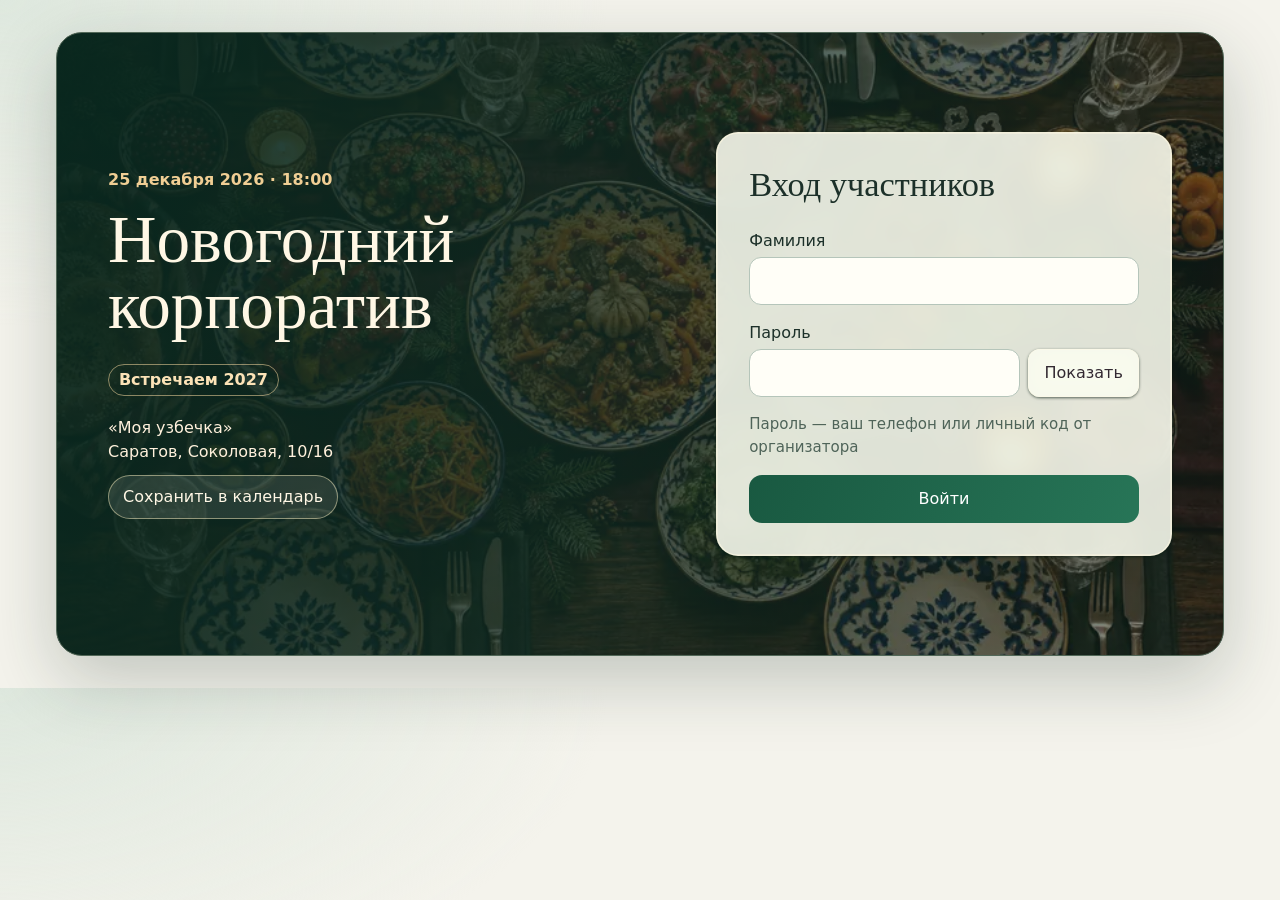
<file: docs/index.html>
<!doctype html>
<html lang="ru">
<head>
  <meta charset="utf-8">
  <meta name="viewport" content="width=device-width, initial-scale=1">
  <meta name="referrer" content="no-referrer">
  <meta name="robots" content="noindex, nofollow">
  <meta http-equiv="Content-Security-Policy" content="default-src 'none'; script-src 'self'; style-src 'self'; img-src 'self' https://16a9564f-f8ec-42ba-a998-3027aa809e50.selstorage.ru; connect-src 'self' https://*.supabase.co wss://*.supabase.co; frame-src 'self'; base-uri 'none'; form-action 'none'">
  <title>🎄 Новогодний корпоратив 2027 · Моя узбечка</title>
  <link rel="stylesheet" href="vendor/glisse-0.6.0.css">
  <link rel="stylesheet" href="styles.css?v=20261127-calendar">
  <link rel="stylesheet" href="dashboard.css?v=10">
  <link rel="stylesheet" href="grinch.css?v=2">
  <script type="module" src="app.js?v=extra-orders-1"></script>
</head>
<body>
  <main id="entrance" class="entrance">
    <div class="entrance-cover">
      <p class="entrance-date">25 декабря 2026 · 18:00</p>
      <h1>Новогодний<br>корпоратив</h1>
      <p class="new-year-edition">Встречаем 2027</p>
      <p class="entrance-venue">«Моя узбечка»<br>Саратов, Соколовая, 10/16</p>
      <a class="calendar-action" href="banquet.ics" data-calendar>Сохранить в календарь</a>
    </div>
    <section id="account" class="entrance-form lg-glass" aria-labelledby="account-title">
      <h2 id="account-title">Вход участников</h2>
      <form id="login" hidden>
        <label>Фамилия<input name="surname" type="text" autocomplete="username" maxlength="80" required></label>
        <div class="password-field">
          <label for="login-password">Пароль</label>
          <div class="password-entry">
            <input id="login-password" name="password" type="password" autocomplete="current-password" maxlength="128" required aria-describedby="login-help">
            <button id="toggle-password" class="lg-button lg-glass" type="button" aria-controls="login-password" aria-pressed="false">Показать</button>
          </div>
        </div>
        <p class="muted" id="login-help">Пароль — ваш телефон или личный код от организатора</p>
        <button class="lg-button" data-variant="filled" type="submit">Войти</button>
      </form>
      <p id="status" role="status">Проверяем подключение…</p>
      <button id="switch-account" type="button" hidden>Войти под другим именем</button>
    </section>
  </main>
  <main id="workspace" hidden>
    <header class="workspace-bar">
      <a class="workspace-brand" href="#overview">Новогодний корпоратив</a>
      <div class="session-bar">
        <p id="session-status" role="status"></p>
        <button id="logout" type="button" hidden>Выйти</button>
      </div>
    </header>
    <nav id="workspace-nav" class="workspace-nav lg-glass" aria-label="Разделы сайта">
      <a href="#overview" data-nav="overview">Сводка</a>
      <a href="#menu" data-nav="menu">Меню и подача</a>
      <a href="#seating" data-nav="seating">Рассадка</a>
      <a href="#wishes" data-nav="wishes">Пожелания</a>
      <a href="#catalog" data-nav="catalog">Каталог</a>
      <a href="#extra-orders" data-nav="extra-orders" class="nav-extra-orders">Дозаказать</a>
    </nav>
    <section id="layout-start" class="panel layout-start" aria-labelledby="layout-start-title" hidden>
      <h2 id="layout-start-title" tabindex="-1">Выберите формат рассадки</h2>
      <div class="layout-picker" role="group" aria-label="Формат рассадки для просмотра">
        <button id="start-layout-one" type="button" aria-pressed="false">Один стол <small>13 гостей</small></button>
        <button id="start-layout-two" type="button" aria-pressed="false">Два стола <small>7 и 6 гостей</small></button>
      </div>
      <p id="layout-start-hint" class="muted">После выбора откроются меню, программа подачи и схема столов.</p>
      <div id="layout-start-summary" class="table-preferences" aria-label="Предпочтения по напиткам"></div>
      <div id="layout-start-actions" class="actions" hidden>
        <a class="compare-shortcut" href="#menu">Перейти к сравнению меню</a>
        <a class="compare-shortcut" href="#seating">Посмотреть места</a>
      </div>
    </section>
    <section id="overview" data-view="overview" aria-labelledby="workspace-title">
      <header class="overview-hero">
        <div>
          <p>25 декабря 2026 · 18:00–00:00</p>
          <h1 id="workspace-title" tabindex="-1">Новогодний<br>корпоратив</h1>
          <p class="new-year-edition">Встречаем 2027</p>
          <p>«Моя узбечка», Саратов, Соколовая, 10/16</p>
          <a class="calendar-action lg-glass" href="banquet.ics" data-calendar>Сохранить в календарь</a>
        </div>
      </header>
      <details class="calendar-options">
        <summary>Другой календарь</summary>
        <a href="banquet.ics">Файл .ics с напоминаниями за сутки и за час</a>
        <a id="google-calendar" href="https://calendar.google.com/" target="_blank" rel="noopener noreferrer">Google Календарь</a>
        <p class="muted">В Google Календаре добавьте два уведомления при сохранении события.</p>
      </details>
      <div id="overview-facts" class="overview-facts" aria-label="Ключевые показатели"></div>
      <div class="overview-grid">
        <section class="panel" aria-labelledby="money-title">
          <h2 id="money-title">Деньги</h2>
          <div id="payments"></div>
          <h3>Смета выбранного меню</h3>
          <div id="estimate"></div>
          <a href="#menu">Сравнить варианты меню</a>
        </section>
        <section class="panel" aria-labelledby="portions-title">
          <h2 id="portions-title">Еда и подача</h2>
          <div id="serving-analytics"></div>
          <a href="#program">Открыть программу подачи</a>
        </section>
        <section class="panel" aria-labelledby="preferences-title">
          <h2 id="preferences-title">Напитки гостей</h2>
          <div id="drink-analytics"></div>
          <a href="#seating">Посмотреть гостей за столами</a>
        </section>
        <section class="panel" aria-labelledby="checks-title">
          <h2 id="checks-title">Проверка плана</h2>
          <ul id="overview-checks" class="overview-checks"></ul>
          <div class="actions">
            <a id="organizer-link" href="#organizer" hidden>Перейти к утверждению</a>
            <button id="refresh" type="button" hidden>Обновить данные</button>
          </div>
        </section>
      </div>
    </section>
    <section id="menu" data-view="menu" class="panel" aria-labelledby="menu-title">
      <h2 id="menu-title" tabindex="-1">Четыре варианта меню</h2>
      <div class="menu-layout-context">
        <p id="menu-layout-label"></p>
        <a href="#seating">Изменить формат</a>
        <div id="menu-layout-summary" class="table-preferences" aria-label="Предпочтения по напиткам"></div>
      </div>
      <p class="muted">Отметьте варианты, которые хотите сравнить. Из карточки можно открыть программу подачи.</p>
      <div class="menu-compare">
        <div id="menu-compare-options" class="variant-controls" role="group" aria-label="Варианты для сравнения"></div>
        <div class="actions">
          <button id="menu-compare-apply" type="button" disabled>Сравнить выбранные</button>
          <button id="menu-compare-clear" type="button" hidden>Показать все варианты</button>
        </div>
      </div>
      <div id="choices" class="choices"></div>
      <p id="plan-status"></p>
      <p id="menu-note" class="muted"></p>
      <p class="muted">Цены сверены 27 ноября по каталогу на Соколовой. У непроверенных позиций указана рабочая цена.</p>
      <p><a href="#catalog">Посмотреть полный каталог ресторана</a></p>
      <div class="budget">
        <div><span>Бюджет</span><strong>39 000 ₽</strong></div>
        <div><span>Общий заказ</span><strong id="total"></strong></div>
        <div><span>На гостя</span><strong id="per-guest"></strong></div>
        <div><span id="balance-label">Резерв</span><strong id="balance"></strong></div>
      </div>
      <p class="muted" id="menu-weight-note">Вес считается по указанным граммовкам на 13 гостей.</p>
      <div class="actions">
        <button id="suggested-bar" type="button">Добавить напитки варианта 4</button>
        <button id="reset-menu" type="button">Сбросить черновик меню</button>
        <button id="show-plan" type="button" hidden>Открыть утверждённое меню</button>
      </div>
    </section>
    <section id="program" data-view="menu" class="panel" aria-labelledby="program-title">
      <a class="menu-back" href="#menu">К сравнению меню</a>
      <h2 id="program-title" tabindex="-1">Программа и подача</h2>
      <p id="program-menu"></p>
      <div id="program-switcher" class="program-switcher">
        <div id="program-variants" class="variant-controls" role="group" aria-label="Меню на таймлайне"></div>
        <p id="program-selection" role="status"></p>
      </div>
      <ol id="serving-timeline" class="serving-timeline" aria-label="Подача по времени"></ol>
      <details id="serving-editor">
        <summary>Порции и цены выбранной подачи</summary>
        <div id="stage"></div>
      </details>
      <details id="beverage-editor">
        <summary>Напитки</summary>
        <div id="drinks"></div>
      </details>
      <details>
        <summary>Смета и личные дозаказы</summary>
        <p>Личные дозаказы участник оплачивает отдельно.</p>
        <label class="fee">Сервисный сбор, ₽ <input id="fee" type="number" step="1" min="0" max="39000"></label>
        <div id="extras"></div>
        <p>Личные дозаказы <strong id="extras-total"></strong></p>
        <div class="actions">
          <button id="add-extra" type="button">Добавить личный заказ</button>
          <button id="copy-menu" type="button">Копировать заказ</button>
          <button id="print" type="button">Печать / PDF</button>
        </div>
        <p id="copy-status" role="status"></p>
      </details>
    </section>
    <section id="seating" data-view="seating" class="panel" aria-labelledby="seats-title">
      <h2 id="seats-title" tabindex="-1">Рассадка на 13 гостей</h2>
      <div class="layout-picker" role="group" aria-label="Количество столов">
        <button id="layout-one" type="button" aria-pressed="false" aria-controls="seats">Один стол <small>13 мест</small></button>
        <button id="layout-two" type="button" aria-pressed="false" aria-controls="seats">Два стола <small>7 и 6 мест</small></button>
      </div>
      <p id="seats-status">Выберите место, чтобы открыть карточку. Имена участников доступны после входа.</p>
      <p id="seating-edit" hidden><button id="edit-seating" type="button">Изменить план</button></p>
      <p id="seating-approve" hidden><a href="#organizer">К утверждению плана</a></p>
      <div class="seating-tools">
        <label>Подача на столе<select id="table-serving"></select></label>
        <div id="seat-filter" class="seat-filters" role="group" aria-label="Предпочтения по напиткам"></div>
        <button id="my-seat" type="button" hidden>Моё место</button>
      </div>
      <p class="muted">Цвет показывает пожелание по напиткам. Нажмите на место или на зону стола.</p>
      <div id="seats" class="seats" aria-label="Места и зоны за столом"></div>
      <div class="seating-details">
        <div id="table-detail" class="table-detail"></div>
        <div id="guest-card" class="guest-card"></div>
      </div>
      <div id="allocation"></div>
      <div id="seating-review" hidden></div>
    </section>
    <section id="wishes" data-view="wishes" class="panel" hidden aria-labelledby="wish-title">
      <h2 id="wish-title">Мои пожелания</h2>
      <p>Укажите желаемое место, соседа и вариант банкета. Итоговую рассадку и меню утверждает организатор.</p>
      <form id="wish-form">
        <div class="form-grid">
          <label>Желаемое место<select name="seat"></select></label>
          <label>Хотелось бы сидеть рядом с<select name="neighbor"></select></label>
          <label>Вариант меню<select name="variant"></select></label>
        </div>
        <h3>Из каталога ресторана</h3>
        <p class="muted">Выберите салат и основное блюдо. Напитки добавляются отдельно, из одной или нескольких категорий.</p>
        <div class="wish-choices">
          <div class="wish-choice"><strong>Салат</strong><span id="wish-salad"></span><div class="actions"><button id="pick-wish-salad" type="button">Выбрать салат</button><button id="clear-wish-salad" type="button" hidden>Убрать салат</button></div></div>
          <div class="wish-choice"><strong>Основное блюдо</strong><span id="wish-main"></span><div class="actions"><button id="pick-wish-main" type="button">Выбрать основное блюдо</button><button id="clear-wish-main" type="button" hidden>Убрать блюдо</button></div></div>
          <div class="wish-choice"><strong>Напитки</strong><ul id="wish-drinks" aria-label="Выбранные напитки"></ul><div class="actions"><button id="pick-wish-drink" type="button">Добавить напиток</button></div></div>
        </div>
        <p id="wish-legacy-items" class="muted" hidden></p>
        <p><a href="#catalog">Весь каталог ресторана</a></p>
        <label>Ограничения и комментарий<textarea name="note" maxlength="1200" rows="4"></textarea></label>
        <button id="save-wish" class="primary" type="submit">Пройти испытание и отправить</button>
      </form>
      <p id="wish-status" role="status"></p>
    </section>
    <section id="organizer" data-view="wishes" class="panel" hidden aria-labelledby="organizer-title">
      <h2 id="organizer-title">Утверждение плана</h2>
      <p>В план войдут открытый вариант меню, цены и порции, сервисный сбор, черновик рассадки и распределение блюд. Личные дозаказы видны только в черновике и личных пожеланиях.</p>
      <div id="votes"></div>
      <details><summary>Пожелания участников</summary><ul id="review"></ul></details>
      <div class="actions">
        <button id="edit-plan" type="button">Начать редактирование плана</button>
        <a href="#seating">К схеме рассадки</a>
        <a href="#menu">К выбору меню</a>
        <button id="publish" class="primary" type="button" disabled>Утвердить меню и рассадку</button>
        <button id="discard-plan" type="button" disabled>Отменить редактирование</button>
      </div>
      <p id="publish-status" role="status"></p>
    </section>
    <section id="catalog" data-view="catalog" class="panel catalog" aria-labelledby="catalog-title">
      <h2 id="catalog-title">Каталог ресторана</h2>
      <p class="muted">Соколовая, 10/16 · <a href="https://banquets.uzbechka.rest/menu" target="_blank" rel="noopener noreferrer">Официальное меню</a></p>
      <div class="catalog-controls">
        <label>Поиск по меню<input id="catalog-search" type="search" placeholder="Например, плов" maxlength="100"></label>
        <label>Категория<select id="catalog-category"><option value="">Все категории</option></select></label>
        <label>Сортировка<select id="catalog-sort">
          <option value="">Как в меню</option>
          <option value="asc">По возрастанию цены</option>
          <option value="desc">По убыванию цены</option>
        </select></label>
      </div>
      <p class="muted" id="catalog-status" role="status"></p>
      <button id="catalog-retry" type="button" hidden>Загрузить снова</button>
      <div id="catalog-results"></div>
    </section>
    <section id="extra-orders" data-view="extra-orders" class="panel" aria-labelledby="extra-orders-title">
      <h2 id="extra-orders-title">Личные дозаказы</h2>
      <div class="extra-orders-notice">
        <strong>Заполняйте только в «Моей узбечке» во время банкета.</strong>
        <p>25 декабря, Саратов, ул. Соколовая, 10/16. Сначала закажите у официанта, затем запишите здесь то, что взяли сверх утверждённого меню. Личный дозаказ оплачивается отдельно.</p>
      </div>
      <form id="extra-order-form">
        <details id="extra-order-catalog">
          <summary>Выбрать из каталога</summary>
          <label>Поиск по каталогу<input id="extra-order-search" type="search" maxlength="100"></label>
          <p id="extra-order-catalog-status" class="muted" role="status"></p>
          <div id="extra-order-choices" class="extra-order-choices"></div>
        </details>
        <div class="extra-order-fields">
          <label>Блюдо или напиток<input id="extra-order-name" maxlength="120" required></label>
          <label>Количество<input id="extra-order-quantity" type="number" min="1" max="200" step="1" value="1" required></label>
          <label>Цена за порцию, ₽<input id="extra-order-price" type="number" min="0" max="100000" step="0.01" placeholder="Если известна"></label>
        </div>
        <p id="extra-order-volume" class="muted" hidden></p>
        <button id="extra-order-add" class="primary" type="submit">Записать дозаказ</button>
        <p id="extra-order-status" role="status"></p>
      </form>
      <h3>Мои дозаказы</h3>
      <div id="my-extra-orders"></div>
      <details id="all-extra-orders" hidden>
        <summary>Дозаказы всех участников</summary>
        <div id="extra-order-participants"></div>
      </details>
    </section>
  </main>
  <dialog id="catalog-photo" aria-labelledby="photo-title">
    <button class="photo-close" id="photo-close" type="button">Закрыть</button>
    <h2 id="photo-title"></h2>
    <img id="photo-image" alt="">
    <p id="photo-price"></p>
  </dialog>
  <dialog id="wish-picker" aria-labelledby="wish-picker-title">
    <h2 id="wish-picker-title">Выбрать блюдо</h2>
    <label id="wish-picker-category-label">Категория<select id="wish-picker-category"></select></label>
    <label>Поиск<input id="wish-picker-search" type="search" maxlength="80"></label>
    <p id="wish-picker-status" class="muted" role="status"></p>
    <div id="wish-picker-results"></div>
    <button id="wish-picker-close" type="button">Готово</button>
  </dialog>
</body>
</html>
</file>
<file: docs/vendor/glisse-0.6.0.css>
:where(:root, [data-theme="light"]) {
  --lg-foreground: rgb(0 0 0 / 0.88);
  --lg-muted: rgb(60 60 67 / 0.6);
  --lg-glass: rgb(255 255 255 / 0.6);
  --lg-glass-active: rgb(236 236 240 / 0.85);
  --lg-edge: rgb(0 0 0 / 0.08);
  --lg-drop: rgb(0 0 0 / 0.06);
  --lg-selection: rgb(0 0 0 / 0.1);
  --lg-lens: rgb(0 0 0 / 0.03);
  --lg-lens-drop: rgb(0 0 0 / 0.11);
  --lg-segment-track: rgb(118 118 128 / 0.12);
  --lg-segment-thumb: rgb(255 255 255);
  --lg-segment-label: rgb(0 0 0);
  --lg-segment-lens: rgb(0 0 0 / 0.03);
  --lg-surface: rgb(250 250 252 / 0.86);
  --lg-surface-edge: rgb(0 0 0 / 0.08);
  --lg-shadow: rgb(25 25 35 / 0.12);
  --lg-highlight: rgb(60 60 67 / 0.09);
  --lg-separator: rgb(60 60 67 / 0.15);
  --lg-destructive: #ff383c;
  --lg-track: rgb(59 59 66 / 0.3);
  --lg-rail: rgb(0 0 0 / 0.1);
  --lg-on: #34c759;
  --lg-fill: #0088ff;
  --lg-ring: rgb(0 0 0 / 0.4);
  --lg-lens-shine: -1.5;
  --lg-rim-shine: 0.3;
  --lg-ease: cubic-bezier(0.25, 0.1, 0.25, 1);
}

:where([data-theme="dark"]) {
  --lg-foreground: rgb(255 255 255);
  --lg-muted: rgb(235 235 245 / 0.6);
  --lg-glass: rgb(40 40 40 / 0.62);
  --lg-glass-active: rgb(70 70 70 / 0.62);
  --lg-edge: rgb(255 255 255 / 0.08);
  --lg-drop: transparent;
  --lg-selection: rgb(255 255 255 / 0.145);
  --lg-lens: rgb(255 255 255 / 0.055);
  --lg-lens-drop: transparent;
  --lg-segment-track: transparent;
  --lg-segment-thumb: rgb(235 235 245 / 0.3);
  --lg-segment-label: rgb(255 255 255);
  --lg-segment-lens: transparent;
  --lg-surface: rgb(28 28 31 / 0.86);
  --lg-surface-edge: rgb(255 255 255 / 0.13);
  --lg-shadow: rgb(0 0 0 / 0.38);
  --lg-highlight: rgb(235 235 245 / 0.13);
  --lg-separator: rgb(235 235 245 / 0.16);
  --lg-destructive: #ff4245;
  --lg-track: rgb(235 235 245 / 0.3);
  --lg-rail: rgb(255 255 255 / 0.1);
  --lg-on: #30d158;
  --lg-fill: #0091ff;
  --lg-ring: rgb(255 255 255 / 0.5);
  --lg-lens-shine: 1;
  --lg-rim-shine: 0.13;
}

@media (prefers-color-scheme: dark) {
  :where(:root:not([data-theme="light"])) {
    --lg-foreground: rgb(255 255 255);
    --lg-muted: rgb(235 235 245 / 0.6);
    --lg-glass: rgb(40 40 40 / 0.62);
    --lg-glass-active: rgb(70 70 70 / 0.62);
    --lg-edge: rgb(255 255 255 / 0.08);
    --lg-drop: transparent;
    --lg-selection: rgb(255 255 255 / 0.145);
    --lg-lens: rgb(255 255 255 / 0.055);
    --lg-lens-drop: transparent;
    --lg-segment-track: transparent;
    --lg-segment-thumb: rgb(235 235 245 / 0.3);
    --lg-segment-label: rgb(255 255 255);
    --lg-segment-lens: transparent;
    --lg-surface: rgb(28 28 31 / 0.86);
    --lg-surface-edge: rgb(255 255 255 / 0.13);
    --lg-shadow: rgb(0 0 0 / 0.38);
    --lg-highlight: rgb(235 235 245 / 0.13);
    --lg-separator: rgb(235 235 245 / 0.16);
    --lg-destructive: #ff4245;
    --lg-track: rgb(235 235 245 / 0.3);
    --lg-rail: rgb(255 255 255 / 0.1);
    --lg-on: #30d158;
    --lg-fill: #0091ff;
    --lg-ring: rgb(255 255 255 / 0.5);
  --lg-lens-shine: 1;
    --lg-rim-shine: 0.13;
  }
}

/* Glass */

.lg-glass {
  position: relative;
  background-color: var(--lg-glass);
  background-image: var(--lg-rim, none);
  background-size: 100% 100%;
  -webkit-backdrop-filter: blur(var(--lg-blur, 3px)) var(--lg-filter, saturate(1.5));
  backdrop-filter: blur(var(--lg-blur, 3px)) var(--lg-filter, saturate(1.5));
  box-shadow:
    inset 0 0 0 0.5px var(--lg-edge),
    0 1px 3px var(--lg-drop);
}

/* Glass that paints its rim (see refraction.ts) draws its edge line there,
   under the light, which an inset shadow would cover. */
.lg-glass[data-rim] {
  box-shadow: 0 1px 3px var(--lg-drop);
}

/* Glass that draws its own bent rim (see drawn.ts) keeps the drawing under
   everything else it holds, and its lit rim over the drawing. */
.lg-glass[data-drawn] {
  isolation: isolate;
}

.lg-drawn {
  position: absolute;
  inset: 0;
  z-index: -1;
  overflow: hidden;
  border-radius: inherit;
  pointer-events: none;
}

.lg-drawn > canvas {
  position: absolute;
  inset: 0;
  display: block;
  width: 100%;
  height: 100%;
}

.lg-drawn::after {
  content: "";
  position: absolute;
  inset: 0;
  background: var(--lg-rim, none) 0 0 / 100% 100%;
}

.lg-glass::after {
  content: "";
  position: absolute;
  inset: 0;
  border-radius: inherit;
  pointer-events: none;
  background: radial-gradient(
    circle 240px at var(--lg-x, 50%) var(--lg-y, 50%),
    rgb(255 255 255 / 0.035),
    rgb(255 255 255 / 0.025) 50%,
    transparent
  );
  opacity: 0;
  transition: opacity 220ms ease-in-out;
}

.lg-glass[data-pressed]::after {
  opacity: 1;
  transition-duration: 0s;
}

/* Button */

.lg-button {
  display: inline-flex;
  align-items: center;
  justify-content: center;
  gap: 8px;
  height: 40px;
  padding: 0 16px;
  border: 0;
  border-radius: 20px;
  color: var(--lg-foreground);
  font: inherit;
  font-size: 14px;
  cursor: pointer;
  /* A long press keeps pressing, as on iOS, rather than selecting the label. */
  touch-action: manipulation;
  -webkit-tap-highlight-color: transparent;
  -webkit-touch-callout: none;
  user-select: none;
  -webkit-user-select: none;
  transition: background-color 200ms ease;
}

.lg-button[data-icon] {
  padding-left: 12px;
}

.lg-button[data-icon="only"] {
  width: 40px;
  padding: 0;
}

.lg-button > svg {
  flex: none;
  width: 20px;
  height: 20px;
}

/* Lights up at once when pressed, as on iOS, and fades on release. */
.lg-button:is(:active, [data-pressed]) {
  background-color: var(--lg-glass-active);
  transition-duration: 0s;
}

@media (hover: hover) and (pointer: fine) {
  .lg-button:hover {
    background-color: var(--lg-glass-active);
  }
}

.lg-button:disabled {
  background-color: var(--lg-glass);
  opacity: 0.35;
  cursor: default;
}

.lg-button[data-destructive]:not([data-tint]) {
  --lg-tint: var(--lg-destructive);
}

.lg-button:is([data-tint], [data-destructive]) {
  color: var(--lg-tint);
}

.lg-button[data-variant="filled"] {
  --lg-button-fill: var(--lg-tint, var(--lg-fill));
  color: #fff;
}

.lg-button[data-variant="filled"],
.lg-button[data-variant="filled"]:disabled {
  background-color: var(--lg-button-fill);
}

.lg-button[data-variant="filled"]:is(:active, [data-pressed]) {
  background-color: color-mix(in srgb, var(--lg-button-fill) 85%, #000);
}

@media (hover: hover) and (pointer: fine) {
  .lg-button[data-variant="filled"]:hover {
    background-color: color-mix(in srgb, var(--lg-button-fill) 88%, #fff);
  }

  .lg-button[data-variant="filled"]:hover:is(:active, [data-pressed]) {
    background-color: color-mix(in srgb, var(--lg-button-fill) 85%, #000);
  }
}

.lg-button:focus-visible,
.lg-tab:focus-visible,
.lg-switch:focus-visible,
.lg-menu-item:focus-visible {
  outline: 2px solid var(--lg-ring);
  outline-offset: 2px;
}

/* Tab bar */

/* The bar's padding is --lg-tab-inset. The selection fills its slot, less
   --lg-thumb-inset on every side: none here, 2px on a segmented control. */
.lg-tab-bar {
  --lg-tab-width: 84px;
  --lg-tab-height: 32px;
  --lg-tab-inset: 4px;
  --lg-thumb-inset: 0px;
  --lg-lens-grow-x: 27px;
  --lg-lens-grow-y: 20px;
  position: relative;
  display: inline-flex;
  padding: var(--lg-tab-inset);
  border-radius: calc(var(--lg-tab-height) / 2 + var(--lg-tab-inset));
  touch-action: pan-y;
  -webkit-tap-highlight-color: transparent;
  user-select: none;
  -webkit-user-select: none;
}

.lg-tab-bar-glass {
  position: absolute;
  inset: 0;
  border-radius: inherit;
  pointer-events: none;
}

.lg-tab-bar-glass::before {
  content: "";
  position: absolute;
  inset: 0;
  border-radius: inherit;
  background: radial-gradient(
    circle 260px at var(--lg-x, 20%) 50%,
    rgb(255 255 255 / 0.09),
    rgb(255 255 255 / 0.045) 60%,
    transparent
  );
  opacity: 0;
  transition: opacity 160ms ease;
}

:is(.lg-tab-bar, .lg-segmented)[data-lifted] .lg-tab-bar-glass::before {
  opacity: 1;
  transition-duration: 120ms;
}

/* The labels, with room around them for the whole lifted lens, which
   refracts them (see lens.ts): Safari paints none of a filter outside its
   element. The room hangs outside the bar and takes no clicks. */
.lg-tab-labels {
  --lg-room-x: calc(var(--lg-lens-grow-x) / 2 + 4px);
  --lg-room-y: calc(var(--lg-lens-grow-y) / 2 + 4px);
  position: relative;
  z-index: 1;
  display: flex;
  margin: calc(var(--lg-room-y) * -1) calc(var(--lg-room-x) * -1);
  padding: var(--lg-room-y) var(--lg-room-x);
  pointer-events: none;
}

/* What the lifted lens shows in place of the labels: the same labels in full
   colour, laid exactly over them and seen only through the lens. */
.lg-tab-lensed {
  position: absolute;
  top: var(--lg-tab-inset);
  left: var(--lg-tab-inset);
  color: var(--lg-tab-selected, var(--lg-foreground));
  visibility: hidden;
}

:is(.lg-tab-bar, .lg-segmented)[data-lensing] .lg-tab-tint {
  visibility: hidden;
}

.lg-tab,
.lg-tab-copy {
  display: flex;
  flex: none;
  align-items: center;
  justify-content: center;
  width: var(--lg-tab-width);
  height: var(--lg-tab-height);
  font: inherit;
  font-size: 14px;
}

.lg-tab {
  position: relative;
  z-index: 1;
  padding: 0;
  border: 0;
  border-radius: calc(var(--lg-tab-height) / 2);
  color: var(--lg-muted);
  background: none;
  text-decoration: none;
  cursor: pointer;
  pointer-events: auto;
  -webkit-touch-callout: none;
  transition: color 200ms ease;
}

.lg-tab:focus-visible {
  outline-offset: -2px;
}

/* A tab's own label, wrapped so its colour can change at once, without the
   tab's colour transition. While the selection is over the selected tab (no
   data-away), it draws that tab's label alone: drawn twice, the copy on its
   own layer lands a fraction of a pixel off and the label beneath fringes it.
   Transparent, not hidden, so the tab keeps its name. */
.lg-tab-face {
  display: contents;
}

.lg-tab-bar:not([data-away]) .lg-tab[data-selected] > .lg-tab-face {
  color: transparent;
}

/* A label alone, centred by its letters: its box is trimmed to the height of
   the capitals above the baseline, so neither the font's ascent and descent
   nor the page's line height moves it off centre. Browsers without text-box
   centre its line box instead. */
.lg-tab-text {
  display: block;
  text-box: trim-both cap alphabetic;
}

/* Tabs with icons, as in an iOS tab bar: each icon over a small label, the
   others in full colour and the selected one in --lg-tab-selected. */
.lg-tab-bar[data-icons] {
  --lg-tab-width: 72px;
  --lg-tab-height: 52px;
  --lg-lens-grow-x: 24px;
  --lg-lens-grow-y: 16px;
  --lg-tab-selected: var(--lg-fill);
}

.lg-tab-bar[data-icons] :is(.lg-tab, .lg-tab-copy) {
  flex-direction: column;
  gap: 1px;
  font-size: 10px;
  font-weight: 500;
}

.lg-tab-bar[data-icons] .lg-tab {
  color: var(--lg-foreground);
}

.lg-tab-icon {
  display: flex;
}

.lg-tab-icon > svg {
  width: 26px;
  height: 26px;
}

@media (hover: hover) and (pointer: fine) {
  .lg-tab:hover {
    color: var(--lg-foreground);
  }
}

.lg-tab-lens,
.lg-tab-tint,
.lg-segmented-thumb {
  position: absolute;
  top: calc(var(--lg-tab-inset) + var(--lg-thumb-inset));
  left: calc(var(--lg-tab-inset) + var(--lg-thumb-inset));
  width: calc(var(--lg-tab-width) - 2 * var(--lg-thumb-inset));
  height: calc(var(--lg-tab-height) - 2 * var(--lg-thumb-inset));
  border-radius: calc(var(--lg-tab-height) / 2 - var(--lg-thumb-inset));
  pointer-events: none;
  transform: translateX(calc(var(--lg-tab-width) * var(--lg-index, 0)));
  transition: opacity 140ms ease;
  will-change: transform;
}

.lg-tab-tint {
  z-index: 1;
  overflow: hidden;
  color: var(--lg-tab-selected, var(--lg-foreground));
}

/* The labels again, set back by the tint's inset so they line up. */
.lg-tab-row {
  display: flex;
  height: var(--lg-tab-height);
  margin: calc(var(--lg-thumb-inset) * -1) 0 0 calc(var(--lg-thumb-inset) * -1);
  transform: translateX(calc(var(--lg-tab-width) * var(--lg-index, 0) * -1));
  transform-origin: 0 0;
  will-change: transform;
}

/* Lifted, the lens casts iOS's shadow (fitted to iOS 26.1), faded in with its
   lift (--lg-lift) and kept to iOS's size against its own stretch
   (--lg-lift-y). The page's --lg-lens-drop colours it: none on a dark page. */
.lg-tab-lens.lg-glass {
  z-index: 2;
  background-color: transparent;
  background-image: none;
  -webkit-backdrop-filter: none;
  backdrop-filter: none;
  box-shadow: 0 calc(7px / var(--lg-lift-y, 1)) calc(11px / var(--lg-lift-y, 1))
    color-mix(in srgb, var(--lg-lens-drop) calc(var(--lg-lift, 0) * 100%), transparent);
  transition:
    opacity 140ms ease,
    background-color 140ms ease;
}

.lg-tab-bar[data-lifted] .lg-tab-lens.lg-glass {
  background-color: var(--lg-lens);
  transition-duration: 100ms;
}

.lg-tab-lens::before {
  content: "";
  position: absolute;
  inset: 0;
  border-radius: inherit;
  background: var(--lg-selection);
  transition: opacity 140ms ease;
}

.lg-tab-lens[data-pressed]::after {
  opacity: 0.2;
}

.lg-tab-bar[data-lifted] .lg-tab-lens::before {
  opacity: 0;
  transition-duration: 100ms;
}

:is(.lg-tab-bar, .lg-segmented)[data-refracting] .lg-tab-lens.lg-glass {
  background-image: var(--lg-rim, none);
}

/* On a light page (data-light), where a faint lens is lost against light
   glass, the lifted lens stands out as iOS 26.1's does: it drops under the
   labels and bends the bar's glass and the page behind it, where the browser
   can (--lg-filter), and takes iOS's brighter rim. The labels it bends on its
   own, so they bend once. At rest it lies over the labels, as before. */
:is(.lg-tab-bar, .lg-segmented)[data-refracting][data-light] .lg-tab-lens.lg-glass {
  background-image: var(--lg-rim-bright, var(--lg-rim, none));
}

.lg-segmented[data-refracting][data-light] .lg-tab-lens.lg-glass,
.lg-tab-bar[data-under][data-light] .lg-tab-lens.lg-glass {
  z-index: 0;
  -webkit-backdrop-filter: var(--lg-filter, none);
  backdrop-filter: var(--lg-filter, none);
}

/* A tab bar's lens on a light page changes over with its lift, so the
   selected label never changes colour at once: the grey of the selection,
   which lies over the label at rest, fades as the lens lifts (--lg-rest),
   the lens drops under the labels once it's gone (data-under), and only then
   does its fill come in (--lg-under), as its bend does. Settling, the same
   in reverse. */
.lg-tab-bar[data-light] .lg-tab-lens::before {
  opacity: var(--lg-rest, 1);
  transition: none;
}

.lg-tab-bar[data-light] .lg-tab-lens.lg-glass {
  background-color: color-mix(in srgb, var(--lg-lens) calc(var(--lg-under, 0) * 100%), transparent);
  transition: opacity 140ms ease;
}

:is(.lg-tab-bar, .lg-segmented)[data-hidden] :is(.lg-tab-lens, .lg-tab-tint, .lg-segmented-thumb),
:is(.lg-tab-bar, .lg-segmented):not([data-ready]):not(:has([data-selected])) :is(.lg-tab-lens, .lg-tab-tint, .lg-segmented-thumb) {
  opacity: 0;
}

/* Segmented control, sized as iOS 26.1's, measured from UIKit: a 32px
   capsule, segments of 13px labels, and under the selected one a thumb inset
   2px on every side. Held, the thumb fades and the lens lifts in its place,
   24px wider and 16px taller. Its track is the tab bar's glass. On a light
   page it's tinted with iOS's track fill (--lg-segment-track), or the white
   thumb would vanish against a white page; on a dark one it's the glass
   alone, exactly as the tab bar's. */
.lg-segmented {
  --lg-tab-width: 84px;
  --lg-tab-height: 32px;
  --lg-tab-inset: 0px;
  --lg-thumb-inset: 2px;
  --lg-lens-grow-x: 24px;
  --lg-lens-grow-y: 16px;
  --lg-tab-selected: var(--lg-segment-label);
  position: relative;
  display: inline-flex;
  border-radius: calc(var(--lg-tab-height) / 2);
  touch-action: pan-y;
  -webkit-tap-highlight-color: transparent;
  user-select: none;
  -webkit-user-select: none;
}

.lg-segmented > .lg-tab-bar-glass {
  background-image: var(--lg-rim, none), linear-gradient(var(--lg-segment-track) 0 0);
}

.lg-segmented :is(.lg-tab, .lg-tab-copy) {
  font-size: 13px;
}

/* Every label in full colour, the selected one in medium, as UIKit sets it.
   With no colour to change under the thumb, there's no tint: a second copy
   of a label drawn over it would thicken it. */
.lg-segmented .lg-tab,
.lg-segmented .lg-tab:hover {
  color: var(--lg-segment-label);
}

.lg-segmented :is(.lg-tab, .lg-tab-copy)[data-selected] {
  font-weight: 500;
}

.lg-segmented .lg-tab-tint {
  display: none;
}

.lg-segmented-thumb {
  background: var(--lg-segment-thumb);
}

.lg-segmented[data-lifted] .lg-segmented-thumb {
  opacity: 0;
  transition-duration: 100ms;
}

.lg-segmented .lg-tab-lens::before {
  content: none;
}

.lg-segmented[data-lifted] .lg-tab-lens.lg-glass {
  background-color: var(--lg-segment-lens);
  transition-duration: 100ms;
}

/* Input */

.lg-input {
  display: flex;
  align-items: center;
  gap: 10px;
  box-sizing: border-box;
  width: 100%;
  max-width: 360px;
  height: 40px;
  padding: 0 14px;
  border-radius: 20px;
  color: var(--lg-foreground);
  transition: background-color 200ms ease;
}

.lg-input:focus-within {
  background-color: var(--lg-glass-active);
}

.lg-input input {
  flex: 1;
  min-width: 0;
  height: 100%;
  padding: 0;
  border: 0;
  outline: 0;
  color: inherit;
  background: none;
  font: inherit;
  font-size: 14px;
}

.lg-input input::placeholder {
  color: var(--lg-muted);
}

.lg-input input::-webkit-search-cancel-button {
  display: none;
}

.lg-input-icon {
  flex: none;
  width: 16px;
  height: 16px;
  color: var(--lg-muted);
}

.lg-input-icon {
  display: grid;
  place-items: center;
}

.lg-input-icon > svg {
  width: 100%;
  height: 100%;
}

.lg-input-clear {
  display: grid;
  flex: none;
  place-items: center;
  width: 32px;
  height: 32px;
  margin-right: -8px;
  padding: 0;
  border: 0;
  border-radius: 50%;
  color: var(--lg-muted);
  background: none;
  cursor: pointer;
}

.lg-input-clear svg {
  width: 14px;
  height: 14px;
}

.lg-input:has(input:disabled) {
  opacity: 0.35;
}

/* Switch and slider thumbs */

/* At rest, a white knob. Held, it lifts into clear glass, a lens that bends the
   track under its rim (see lens.ts), so the blur and brightening clear as it
   lifts and the track shows through true, all but a little frost:
   --lg-thumb-frost, the blur kept on the lifted glass. */
.lg-switch-thumb,
.lg-slider-thumb {
  --lg-settled: calc(1 - var(--lg-lift, 0));
  --lg-thumb-blur: calc(2px * var(--lg-settled) + var(--lg-thumb-frost, 0.5px) * var(--lg-lift, 0));
  position: absolute;
  border-radius: 999px;
  pointer-events: none;
  -webkit-backdrop-filter: blur(var(--lg-thumb-blur)) brightness(calc(1 + 0.15 * var(--lg-settled))) saturate(1.5);
  backdrop-filter: blur(var(--lg-thumb-blur)) brightness(calc(1 + 0.15 * var(--lg-settled))) saturate(1.5);
  box-shadow:
    0 6px 24px rgb(0 0 0 / 0.2),
    inset 0 0 0 1.5px rgb(255 255 255 / 0.5),
    inset 0 2px 1px rgb(255 255 255 / 0.45),
    inset 2px 7px 24px rgb(0 0 0 / 0.09),
    inset -2px -7px 24px rgb(255 255 255 / 0.16);
}

.lg-thumb-face {
  position: absolute;
  inset: 0;
  border-radius: inherit;
  background: #fff;
}

/* Switch */

.lg-switch {
  --lg-scale: 0.375;
  position: relative;
  flex: none;
  width: calc(160px * var(--lg-scale));
  height: calc(67px * var(--lg-scale));
  padding: 0;
  border: 0;
  border-radius: 999px;
  background: none;
  cursor: pointer;
  touch-action: pan-y;
  -webkit-tap-highlight-color: transparent;
}


.lg-switch::before {
  content: "";
  position: absolute;
  inset: min(0px, calc((67px * var(--lg-scale) - 44px) / 2)) -8px;
}

/* What the lifted thumb refracts: the track, with room around it for the
   whole lens, since Safari paints none of a filter outside its element. */
.lg-switch-bed {
  position: absolute;
  inset: -6px -12px;
  pointer-events: none;
}

.lg-switch-track,
.lg-switch-fill {
  position: absolute;
  border-radius: 999px;
}

.lg-switch-track {
  inset: 6px 12px;
  background: var(--lg-track);
}

.lg-switch-fill {
  inset: 0;
  background: var(--lg-on);
  opacity: 0;
}

/* What the lifted thumb shows in place of the track: the track as Aave's
   switch draws it, a little smaller so the glass rings it, growing as the
   thumb does. It's seen only through the thumb (see lens.ts). */
.lg-switch-inset {
  visibility: hidden;
}

/* Centred by margins rather than a transform: WebKit sizes a filter's box by
   its content's untransformed layout, so nothing may sit past it even before
   a transform moves it back. */
.lg-switch-inset .lg-switch-track {
  inset: 0;
  width: calc((100% - 24px) * (0.85 + 0.1 * var(--lg-lift, 0)));
  height: calc((100% - 12px) * 0.75 * (0.525 + 0.45 * var(--lg-lift, 0)));
  margin: auto;
}

.lg-switch-thumb {
  top: 50%;
  left: calc(-21.95px * var(--lg-scale));
  width: calc(146px * var(--lg-scale));
  height: calc(92px * var(--lg-scale));
  transform: translate(0, -50%) scale(0.65);
}

.lg-switch[aria-checked="true"] .lg-switch-fill {
  opacity: 1;
}

.lg-switch[aria-checked="true"] .lg-switch-thumb {
  transform: translate(calc(57.9px * var(--lg-scale)), -50%) scale(0.65);
}

.lg-switch:disabled {
  opacity: 0.35;
  cursor: default;
}

/* Slider */

.lg-slider {
  position: relative;
  width: 100%;
  height: 40px;
}

/* What the lifted thumb refracts, with room around the track for the whole lens. */
.lg-slider-bed {
  position: absolute;
  inset: -4px -16px;
  pointer-events: none;
}

.lg-slider-track {
  position: absolute;
  inset: 21px 16px auto;
  height: 6px;
  border-radius: 3px;
  background: var(--lg-rail);
}

/* Ends under the middle of the thumb, where a lifted thumb shows it. It's
   rounded rather than clipped by the track, since Safari can't refract
   content clipped round its corners. */
.lg-slider-fill {
  display: block;
  width: calc((100% - 36px) * var(--lg-progress) + 18px);
  height: 100%;
  border-radius: inherit;
  background: var(--lg-fill);
}

/* What the lifted thumb shows in place of the track: the track as Aave's
   slider draws it, a little thicker as if magnified, growing as the thumb
   does. It's
   seen only through the thumb (see lens.ts). --lg-slider-line sets how thick
   it is once the thumb is fully lifted, and --lg-slider-bend how far the
   thumb's rim bends it. */
.lg-slider-magnified {
  visibility: hidden;
}

.lg-slider-magnified .lg-slider-track {
  inset: 0 16px;
  height: calc(var(--lg-slider-line, 8px) * (0.6 + 0.4 * var(--lg-lift, 0)));
  margin: auto 0;
  border-radius: 999px;
}

/* Within a few pixels of either end, the fill gives way from the middle of
   the thumb to the end of the track, so through the thumb an empty slider
   shows no fill and a full one no bare track. */
.lg-slider-magnified .lg-slider-fill {
  --lg-travel: calc((100% - 36px) * var(--lg-progress));
  width: calc(
    var(--lg-travel) + min(18px, var(--lg-travel) * 4) + max(0px, 18px - (100% - 36px - var(--lg-travel)) * 4)
  );
}

.lg-slider-thumb {
  top: 0;
  left: calc((100% - 36px) * var(--lg-progress) - 12px);
  width: 60px;
  height: 40px;
  scale: 0.6;
}

.lg-slider input {
  position: relative;
  z-index: 1;
  display: block;
  width: 100%;
  height: 40px;
  margin: 0;
  background: transparent;
  outline: none;
  cursor: pointer;
  appearance: none;
  -webkit-appearance: none;
  touch-action: pan-y;
  -webkit-tap-highlight-color: transparent;
}

.lg-slider input::-webkit-slider-runnable-track {
  height: 6px;
  background: transparent;
}

/* The native thumb only takes the touch; the glass thumb is drawn beneath.
   iOS shades the native one even without its appearance, so hide it. */
.lg-slider input::-webkit-slider-thumb {
  width: 36px;
  height: 40px;
  margin-top: -17px;
  border: 0;
  background: transparent;
  box-shadow: none;
  opacity: 0;
  /* A touch on the thumb drags it rather than scrolling the page; the rest of
     the track still scrolls. Blocking touchmove instead would stop Safari's
     own drag. */
  touch-action: none;
  appearance: none;
  -webkit-appearance: none;
}

.lg-slider input::-moz-range-track {
  height: 6px;
  background: transparent;
}

.lg-slider input::-moz-range-thumb {
  width: 36px;
  height: 40px;
  border: 0;
  background: transparent;
  box-shadow: none;
  opacity: 0;
}

.lg-slider:has(input:focus-visible) .lg-slider-thumb {
  outline: 2px solid var(--lg-ring);
  outline-offset: 3px;
}

.lg-slider:has(input:disabled) {
  opacity: 0.35;
}

.lg-slider input:disabled {
  cursor: default;
}

/* Menu */

.lg-menu {
  position: relative;
  display: inline-flex;
}

.lg-menu-card {
  position: absolute;
  top: 0;
  right: 0;
  z-index: 10;
  box-sizing: border-box;
  width: 200px;
  border-radius: 20px;
  color: var(--lg-foreground);
  font-size: 14px;
  transform-origin: calc(100% - 20px) 20px;
  touch-action: none;
  user-select: none;
  -webkit-user-select: none;
}

.lg-menu-card[data-align="start"] {
  right: auto;
  left: 0;
  transform-origin: 20px 20px;
}

.lg-menu-card[data-phase="leaving"] {
  pointer-events: none;
}

.lg-menu-surface {
  position: absolute;
  top: 0;
  right: 0;
  width: 100%;
  height: 100%;
  border-radius: inherit;
  background: var(--lg-surface);
  -webkit-backdrop-filter: blur(22px) saturate(1.9);
  backdrop-filter: blur(22px) saturate(1.9);
  box-shadow:
    inset 0 0 0 0.5px var(--lg-surface-edge),
    0 12px 40px var(--lg-shadow);
  pointer-events: none;
}

.lg-menu-card[data-align="start"] .lg-menu-surface {
  right: auto;
  left: 0;
}

.lg-menu-glyph {
  position: absolute;
  top: 0;
  right: 0;
  display: grid;
  place-items: center;
  width: 40px;
  height: 40px;
  pointer-events: none;
}

.lg-menu-card[data-align="start"] .lg-menu-glyph {
  right: auto;
  left: 0;
}

.lg-menu-glyph > svg {
  width: 20px;
  height: 20px;
}

.lg-menu-content {
  position: relative;
  display: flex;
  flex-direction: column;
  padding: 6px;
}

.lg-menu-card::after {
  content: "";
  position: absolute;
  inset: 0;
  border-radius: inherit;
  pointer-events: none;
  background: linear-gradient(135deg, rgb(255 255 255 / 0.11), rgb(255 255 255 / 0.025));
  opacity: 0;
  transition: opacity 120ms ease-out;
}

.lg-menu-card[data-pressed]::after {
  opacity: 1;
}

.lg-menu-plate {
  position: absolute;
  top: 0;
  left: 0;
  border-radius: 14px;
  background: var(--lg-highlight);
  opacity: 0;
  pointer-events: none;
  transition:
    transform 100ms cubic-bezier(0.2, 0.8, 0.2, 1),
    opacity 80ms ease-out;
}

.lg-menu-item {
  position: relative;
  z-index: 1;
  display: flex;
  align-items: center;
  gap: 10px;
  min-height: 32px;
  padding: 6px 12px;
  border: 0;
  border-radius: 14px;
  color: inherit;
  background: transparent;
  font: inherit;
  text-align: left;
  cursor: pointer;
}

.lg-menu-item > svg {
  flex: none;
  width: 16px;
  height: 16px;
}

.lg-menu-item:focus-visible {
  outline-offset: -2px;
  background: var(--lg-highlight);
}

@media (hover: hover) and (pointer: fine) {
  .lg-menu-item:hover:not(:disabled) {
    background: var(--lg-highlight);
  }
}

.lg-menu-card[data-scrubbing] .lg-menu-item {
  background: transparent;
  outline: none;
}

.lg-menu-item[data-destructive] {
  color: var(--lg-destructive);
}

.lg-menu-item:disabled {
  opacity: 0.38;
  cursor: default;
}

.lg-menu-separator {
  flex: none;
  margin: 7px 11px;
  border-top: 0.5px solid var(--lg-separator);
}

@media (prefers-reduced-motion: reduce) {
  .lg-menu-plate {
    transition: opacity 80ms ease-out;
  }

  .lg-menu-card {
    animation: lg-menu-fade 100ms ease-out;
  }
}

@keyframes lg-menu-fade {
  from {
    opacity: 0;
  }
}
</file>
<file: docs/styles.css>
:root {
  color-scheme: light;
  --ink: #182c42;
  --muted: #546577;
  --paper: #f4f1eb;
  --line: #cad4dc;
  --blue: #264b7a;
  --red: #982d45;
  font: 100%/1.5 system-ui, sans-serif;
}

* { box-sizing: border-box; }
[hidden] { display: none !important; }
body { margin: 0; color: var(--ink); background: var(--paper); }
main { width: min(100%, 72rem); margin: auto; padding: clamp(12px, 3vw, 32px); }
h1, h2, h3, p { margin: 0 0 .65rem; }
h1 { font: 600 clamp(2.5rem, 8vw, 5.75rem)/1 Georgia, serif; }
h2 { font: 600 clamp(1.5rem, 4vw, 2.15rem)/1.16 Georgia, serif; }
h3 { font-size: 1.15rem; }
a { color: var(--blue); text-underline-offset: .18em; }
strong { font-weight: 700; }
:focus-visible { outline: 3px solid #ad4a0b; outline-offset: 3px; }
.invitation {
  color: white;
  padding: clamp(22px, 6vw, 65px);
  background: linear-gradient(115deg, #12283c 5%, #243e66 65%, #743246);
  border-radius: 20px 20px 4px 4px;
}
.invitation p:first-child { color: #f6d4a3; }
.invitation nav, .actions { display: flex; flex-wrap: wrap; gap: 8px; margin-top: 12px; }
.invitation a { color: white; display: inline-flex; align-items: center; padding-inline: 8px; min-height: 44px; }
.panel { background: white; border: 1px solid var(--line); border-radius: 12px; padding: clamp(14px, 3vw, 27px); margin: 14px 0; min-width: 0; }
.muted { color: var(--muted); }
.warn { color: var(--red); }
button, select, input, textarea { font: inherit; color: inherit; }
button { background: white; cursor: pointer; padding: 8px 12px; border: 1px solid #aebecd; border-radius: 8px; min-height: 44px; }
button:hover:not(:disabled) { border-color: var(--blue); }
button:disabled { opacity: .58; cursor: default; }
button.primary, button[aria-pressed="true"] { background: var(--blue); color: white; border-color: var(--blue); }
button + button { margin-inline-start: 0; }
input, select, textarea { padding: 8px; border: 1px solid #aebecd; border-radius: 8px; background: white; min-height: 44px; max-width: 100%; }
form label, .guest-card label { display: grid; gap: 4px; }
form label input, form label select, form textarea { width: 100%; }
#login, .form-grid { display: grid; grid-template-columns: repeat(auto-fit, minmax(min(13rem, 100%), 1fr)); gap: 10px; align-items: end; }
form textarea { margin-bottom: 10px; resize: vertical; }
.choices, .budget, .stages { display: grid; grid-template-columns: repeat(auto-fit, minmax(min(10rem, 100%), 1fr)); gap: 8px; margin: 14px 0; }
.choices button, .stages button { text-align: left; }
.choices button strong, .stages button strong, .budget strong { display: block; }
.choices small, .stages small { display: block; }
.budget { background: #edf2f7; padding: 12px; border-radius: 8px; }
.budget strong { font-size: 1.2rem; }
.dish { display: grid; grid-template-columns: 72px minmax(0, 1fr) auto; gap: 10px; align-items: center; padding: 10px 0; border-bottom: 1px solid #e5e9ed; }
.dish img, .dish-placeholder { display: block; width: 72px; height: 72px; object-fit: cover; border-radius: 8px; background: var(--paper); }
.dish-placeholder { display: grid; place-items: center; color: var(--muted); font-size: 1.6rem; }
.controls { display: flex; gap: 6px; align-items: center; flex-wrap: wrap; }
.controls button { min-width: 44px; }
.controls input, .fee input { width: 6rem; }
details { margin: 12px 0; }
summary { cursor: pointer; font-weight: 650; min-height: 44px; padding-block: 10px; }
.seats { display: grid; grid-template-columns: repeat(7, minmax(0, 1fr)); gap: 6px; }
.seat { min-width: 0; padding: 6px 3px; overflow-wrap: anywhere; }
.seat small { display: block; }
.table { grid-column: 1 / -1; text-align: center; padding: 14px; border: 1px solid #ccbda8; background: #f0e5d3; border-radius: 10px; }
.guest-card { background: #edf2f7; padding: 14px; border-radius: 8px; margin: 14px 0; }
.guest-card dl { display: grid; gap: 7px; }
.guest-card dt { font-weight: 650; }
.guest-card dd { margin: 0; }
.extra { display: grid; grid-template-columns: minmax(0, 1fr) 4.5rem 5.5rem auto; gap: 6px; margin: 8px 0; }
li { margin-block: 6px; }
@media (max-width: 600px) {
  .seats { grid-template-columns: repeat(4, minmax(0, 1fr)); }
  .dish { grid-template-columns: 60px minmax(0, 1fr); }
  .dish img, .dish-placeholder { width: 60px; height: 60px; }
  .controls { grid-column: 1 / -1; }
  .extra { grid-template-columns: 1fr 1fr auto; }
  .extra input:first-child { grid-column: 1 / -1; }
}
@media print {
  button, nav, #account, #wishes, #organizer, #history { display: none !important; }
  body { background: white; }
  .panel, .dish { break-inside: avoid; }
}

/* The invitation is a separate first screen. */
.entrance {
  display: grid;
  grid-template-columns: minmax(0, 1.25fr) minmax(0, 1fr);
  min-height: min(40rem, calc(100svh - 4rem));
  width: min(calc(100% - 2.5rem), 68rem);
  margin: clamp(.75rem, 4svh, 2rem) auto;
  padding: 0;
  overflow: hidden;
  border: 1px solid #d7cbc3;
  border-radius: 20px;
  box-shadow: 0 16px 48px #1c151514;
  background: #fffdfa;
}
.entrance-cover {
  container-type: inline-size;
  display: grid;
  grid-template-columns: minmax(0, 1fr);
  align-content: center;
  gap: 12px;
  min-width: 0;
  min-height: 27rem;
  padding: clamp(1.5rem, 4vw, 3rem);
  color: #fff7e9;
  background: #362730;
}
.entrance-cover h1 {
  margin: 0;
  font-size: clamp(1.75rem, 4vw, 4rem);
  font-weight: 500;
  line-height: 1.06;
  overflow-wrap: anywhere;
}
@supports (font-size: 1cqi) {
  .entrance-cover h1 { font-size: clamp(1.5rem, 12cqi, 4rem); }
}
.entrance-cover::after {
  content: "";
  display: block;
  block-size: clamp(9rem, 37cqi, 12rem);
  margin-top: 8px;
  border-radius: 12px;
  background: #4d302d url("dishes/invitation-table.webp") center 53% / cover no-repeat;
}
.entrance-date, .entrance-venue { margin: 0; }
.entrance-date { color: #f6cd98; }
.entrance-venue { color: #fff1dc; }
.entrance-form {
  --lg-fill: #6e3047;
  --lg-foreground: #322931;
  --lg-glass: #faf5f1;
  --lg-glass-active: #f0e6e7;
  --lg-edge: #6d526f4a;
  --lg-ring: #9b491c;
  align-self: center;
  padding: clamp(1.5rem, 4vw, 3rem);
  min-width: 0;
}
.entrance-form h2 { margin-bottom: 24px; }
.entrance-form #login { display: grid; grid-template-columns: minmax(0, 1fr); gap: 16px; }
.entrance-form #login label, .password-field { display: grid; gap: 4px; }
.entrance-form .lg-button { min-height: 48px; height: auto; border-radius: 12px; font-size: 1rem; }
.entrance-form .lg-button[aria-pressed="true"] { background-color: var(--lg-glass-active); color: var(--lg-foreground); }
.entrance-form input { min-height: 48px; border-radius: 12px; }
.password-entry { display: grid; grid-template-columns: minmax(0, 1fr) auto; gap: 8px; }
.password-entry input { width: 100%; min-width: 0; }
.entrance-form #status, #login-help { font-size: .94rem; }
.entrance-form #status { margin-top: 1rem; }
.entrance-form #status:empty { display: none; }
#login-help { margin: 0; }
.session-bar { display: flex; flex-wrap: wrap; align-items: center; gap: 8px; border-top: 1px solid #ffffff60; padding-top: 12px; margin-top: 9px; }
.session-bar p { margin: 0 auto 0 0; }
.session-bar button { border-color: #ffffff9a; color: white; background: #14293c; }
.catalog-controls { display: grid; grid-template-columns: 1.3fr 1fr 1fr; gap: 10px; margin: 18px 0 10px; }
.catalog-controls label { display: grid; gap: 5px; min-width: 0; }
.catalog-controls input, .catalog-controls select { width: 100%; min-width: 0; }
.catalog-group { margin-top: 24px; content-visibility: auto; contain-intrinsic-size: auto 360px; }
.catalog-group h3 { margin-bottom: 10px; }
.catalog-grid { display: grid; grid-template-columns: repeat(auto-fill,minmax(min(11.5rem, 100%),1fr)); gap: 10px; }
.catalog-card {
  display: grid;
  grid-template-rows: auto 1fr;
  min-width: 0;
  border: 1px solid var(--line);
  border-radius: 12px;
  overflow: hidden;
  background: #fffdfa;
}
.catalog-card .catalog-media { display: block; padding: 0; border: 0; border-radius: 0; width: 100%; background: #f2e9df; }
.catalog-media:focus-visible { outline-offset: -4px; position: relative; z-index: 1; }
.catalog-media img, .catalog-card .catalog-placeholder { width: 100%; aspect-ratio: 4/3; display: block; object-fit: cover; }
.catalog-card .catalog-placeholder { background: #efe7de; display: grid; place-items: center; padding: 10px; color: var(--muted); text-align: center; }
.catalog-info { display: grid; align-content: space-between; gap: 8px; padding: 12px; }
.catalog-info p { margin: 0; }
.catalog-info strong { color: #63243b; font-size: 1.04rem; }
#catalog-photo { color: var(--ink); padding: 16px; border: 1px solid var(--line); border-radius: 15px; max-width: min(92vw, 40rem); }
#catalog-photo::backdrop { background: #162137d9; }
#catalog-photo img { display: block; width: 100%; max-height: 66dvh; object-fit: contain; border-radius: 8px; }
#catalog-photo .photo-close { margin: 0 0 10px; }
#photo-price { margin: 10px 0 0; font-weight: bold; }
@media (max-width: 740px) {
  .entrance { grid-template-columns: 1fr; min-height: 0; }
  .entrance-cover { min-height: 0; padding: clamp(1.25rem, 5vw, 2.5rem); }
  .entrance-cover h1 { font-size: clamp(1.5rem, 8vw, 3.5rem); }
  .entrance-cover::after { display: none; }
  .catalog-controls { grid-template-columns: 1fr 1fr; }
  .catalog-controls label:first-child { grid-column: 1/-1; }
}
@media (max-width: 460px) {
  .entrance { width: calc(100% - 1.5rem); margin: .75rem auto; }
  .catalog-grid { grid-template-columns: repeat(2,minmax(0,1fr)); }
  .catalog-info { padding: 8px; font-size: .94rem; overflow-wrap: anywhere; }
  .catalog-controls { grid-template-columns: 1fr; }
}
@media (prefers-reduced-motion: reduce) {
  .entrance-form .lg-button,
  .entrance-form .lg-glass::after { transition: none; }
}
@media print {
  #entrance, #catalog, .session-bar { display: none !important; }
}

.calendar-action {
  display: inline-flex;
  justify-self: start;
  align-items: center;
  width: fit-content;
  min-height: 44px;
  padding: 8px 14px;
  border: 1px solid #fff1d88a;
  border-radius: 9px;
  color: #fff8ec;
  background: #362730;
  text-decoration: none;
}
.calendar-action:hover, .calendar-action:focus-visible { background: #563a46; }
.invitation .calendar-action { background: #172f45; }
.program-meta { display: flex; align-items: baseline; flex-wrap: wrap; gap: 8px 20px; }
.program-clock { margin: 0; color: #5f3145; font-weight: 650; font-variant-numeric: tabular-nums; }
.calendar-options { margin: 0; }
.calendar-options a { display: inline-block; padding: 8px 10px 8px 0; }
.event-timeline {
  grid-template-columns: repeat(6, minmax(0, 1fr));
  gap: 10px;
  position: relative;
}
.event-timeline button {
  min-width: 0;
  display: grid;
  grid-template-rows: auto 1fr auto auto;
  gap: 4px;
  border-top: 4px solid #c9b5b9;
  align-items: start;
  overflow-wrap: anywhere;
}
.event-timeline button small { font-variant-numeric: tabular-nums; }
.event-timeline button:not([aria-pressed="true"])[data-phase="live"] {
  border-color: #386050;
  background: #e1eee8;
}
.event-timeline button[data-phase="done"]:not([aria-pressed="true"]) { background: #f4f1eb; }
.event-timeline button[aria-pressed="true"] { background: #522d40; border-color: #522d40; }
.stage-phase { min-height: 1.2em; font-size: .79rem; font-weight: 650; }
.stage-cost { font-size: .78rem; }
.seating-tools { display: flex; flex-wrap: wrap; align-items: end; gap: 10px; margin: 16px 0 10px; }
.seating-tools label { display: grid; min-width: min(100%, 20rem); gap: 4px; }
.seating-tools select { padding: 8px; min-height: 44px; min-width: 0; width: 100%; }
.seat-filters { display: flex; flex-wrap: wrap; gap: 8px; }
.seat-filters button { min-height: 44px; padding: 6px 10px; }
.seat-filters button:not([aria-pressed="true"])[data-drink="strong"] { border-color: #a06a24; }
.seat-filters button:not([aria-pressed="true"])[data-drink="other"] { border-color: #477f70; }
.seat-filters button:not([aria-pressed="true"])[data-drink="unknown"] { border-color: #7b737a; }
.seats {
  display: grid;
  grid-template-columns: minmax(0, 1fr);
  grid-template-areas: "top" "table" "bottom";
  gap: 8px;
  padding: clamp(8px, 2vw, 16px);
  background: #f4efea;
  border: 1px solid #ddd2c5;
  border-radius: 16px;
}
.seat-row { display: grid; grid-template-columns: repeat(7,minmax(0,1fr)); gap: 6px; }
.seat-row-top { grid-area: top; }
.seat-row-bottom { grid-area: bottom; }
.seat {
  --seat-ink: #483e49;
  --seat-color: #efe9ee;
  --seat-border: #a597a3;
  display: grid;
  justify-items: center;
  align-content: center;
  gap: 2px;
  min-height: 60px;
  min-width: 0;
  padding: 4px 2px;
  border-radius: 10px;
  border-color: var(--seat-border);
  color: var(--seat-ink);
  background: var(--seat-color);
  overflow-wrap: anywhere;
  line-height: 1.15;
  font-size: .84rem;
}
.seat[data-drink="strong"] { --seat-ink: #55310c; --seat-color: #f6e6c8; --seat-border: #a06a24; }
.seat[data-drink="other"] { --seat-ink: #173f35; --seat-color: #dfede7; --seat-border: #477f70; }
.seat.seat-muted { background: #f6f3ef; color: #5e5653; border-color: #c6bdb5; }
.seat[aria-pressed="true"] { outline: 2px solid #653850; outline-offset: -2px; }
.seat[aria-pressed="true"]:focus-visible { outline: 3px solid #983f1d; outline-offset: 2px; }
.seat-number { font-size: .78rem; font-variant-numeric: tabular-nums; }
.seat-own .seat-number::after { content: " · Вы"; font-weight: bold; }
.banquet-table {
  grid-area: table;
  grid-column: auto;
  min-width: 0;
  background: #543c3b;
  color: #fff5e9;
  padding: 12px;
  border: 1px solid #604746;
  border-radius: 16px;
}
.banquet-table > p { margin: 0 0 4px; font-weight: 700; }
.banquet-table > small { display: block; color: #f2dac4; }
.table-zones { display: grid; grid-template-columns: repeat(3,minmax(0,1fr)); gap: 8px; margin-top: 12px; }
.table-zones button {
  display: grid;
  align-content: start;
  gap: 4px;
  min-width: 0;
  min-height: 60px;
  padding: 8px;
  border-color: #e6cfc1;
  color: #302125;
  background: #f0e4db;
  text-align: left;
  overflow-wrap: anywhere;
}
.table-zones button[aria-pressed="true"] { background: #fffaf4; color: #302125; outline: 2px solid #bc8d66; outline-offset: -2px; }
.table-zones button span { font-size: .82rem; }
.table-detail {
  margin-top: 12px;
  padding: 12px 16px;
  border: 1px solid #ddd1c6;
  border-radius: 10px;
  background: #fbf6ef;
}
.table-detail ul { display: grid; grid-template-columns: repeat(auto-fit,minmax(min(14rem,100%),1fr)); gap: 0 12px; padding-left: 18px; }
@media (max-width: 900px) {
  .event-timeline { grid-template-columns: repeat(3,minmax(0,1fr)); }
}
@media (max-width: 650px) {
  .seats {
    grid-template-columns: minmax(50px, .85fr) minmax(0, 1.5fr) minmax(50px, .85fr);
    grid-template-areas: "top table bottom";
    gap: 6px;
    align-items: start;
  }
  .seat-row { grid-template-columns: minmax(0,1fr); }
  .seat { min-height: 48px; font-size: .76rem; }
  .banquet-table { padding: 6px; border-radius: 10px; font-size: .87rem; }
  .table-zones { grid-template-columns: minmax(0,1fr); gap: 6px; }
  .table-zones button { min-height: 52px; font-size: .83rem; }
  .table-zones button span { font-size: .76rem; }
}
@media (max-width: 450px) {
  .event-timeline { grid-template-columns: repeat(2,minmax(0,1fr)); }
  .entrance-cover::after { display: none; }
}
@media (max-width: 740px) and (min-width: 451px) {
  .entrance-cover::after { display: block; block-size: 7.5rem; }
}
</file>
<file: docs/dashboard.css>
:root {
  --paper: #f4f3ec;
  --ink: #1c3029;
  --muted: #4f6459;
  --line: #d4dbd1;
  --blue: #195740;
  --red: #a02549;
  --pine: #102d24;
  --ivory: #fffcf4;
  --gold: #f0ce94;
  --shadow: 0 12px 36px #1733240b;
}
body { background: radial-gradient(ellipse at top left, #dee8de, transparent 38rem), var(--paper); }
h1, h2 { font-family: Georgia, "Times New Roman", serif; font-weight: 500; }
h3 { line-height: 1.28; }
button, input, textarea, select { border-color: #b5c5ba; }
button:not(:disabled), a { -webkit-tap-highlight-color: transparent; }
button, .calendar-action { transition: background-color 150ms ease, border-color 150ms ease, box-shadow 180ms ease; }
button:active:not(:disabled) { box-shadow: inset 0 2px 5px #142b252e; }
:focus-visible { outline-color: #b75236; }
.view-off { display: none !important; }

.entrance {
  position: relative;
  isolation: isolate;
  grid-template-columns: minmax(0, 1.25fr) minmax(0, 1fr);
  align-items: center;
  gap: clamp(1rem, 3vw, 3rem);
  min-height: min(39rem, calc(100svh - 2rem));
  padding: clamp(1rem, 4vw, 3.75rem);
  width: min(calc(100% - 1.5rem), 73rem);
  border-color: #526858;
  border-radius: 26px;
  background: #102c23;
  background-image: linear-gradient(104deg, #09281ff5 2%, #102d24ca 43%, #152b247d 100%), url("dishes/banquet-overhead.webp");
  background-size: cover;
  background-position: center, center 54%;
  box-shadow: 0 24px 70px #1a30263b;
}
.entrance-cover {
  min-height: 0;
  padding: 0;
  gap: .7rem;
  background: none;
  color: #fff7e5;
}
.entrance-cover::after { display: none; }
.entrance-cover h1 { font-size: clamp(1.5rem, 11.8cqi, 4.25rem); line-height: .99; margin: .22rem 0 .65rem; }
.entrance-date { width: max-content; max-width: 100%; color: var(--gold); font-weight: 680; }
.calendar-action { background: #fffcf41c; border: 1px solid #fff3c27a; color: #fff7e5; border-radius: 50px; }
.calendar-action:hover, .calendar-action:focus-visible { background: #fffcf43b; }
.entrance-form.lg-glass {
  --lg-blur: 10px;
  --lg-glass: #f9fbefe3;
  --lg-edge: #fff9e5c9;
  --lg-drop: #071b11a6;
  padding: clamp(1rem, 3.2vw, 2rem);
  border-radius: 22px;
  border: 1px solid #fff8de8c;
  color: var(--ink);
}
#login { gap: .8rem; }
#login input { background: #fffef7; }
#login [type="submit"] {
  background: linear-gradient(112deg, #195941, #277557);
  color: white;
  border-radius: 13px;
}

#workspace { width: min(100%, 80rem); padding-top: clamp(12px, 2vw, 24px); }
.workspace-bar { display: flex; justify-content: space-between; align-items: center; gap: .75rem; padding: 0 2px 12px; }
.workspace-brand { color: var(--ink); font-weight: 750; text-decoration: none; letter-spacing: -.02em; }
.workspace-bar .session-bar { margin: 0; color: var(--muted); display: flex; align-items: center; flex-wrap: wrap; justify-content: end; gap: .4rem .75rem; }
.workspace-bar .session-bar p { margin: 0; font-size: .84rem; }
.workspace-bar button { color: var(--pine); background: transparent; border-color: var(--line); }
.workspace-nav.lg-glass {
  --lg-glass: #f7faf1e5;
  --lg-edge: #fffaf0;
  --lg-drop: #1634221d;
  --lg-blur: 10px;
  position: sticky;
  z-index: 5;
  top: 6px;
  display: flex;
  padding: 5px;
  gap: 4px;
  flex-wrap: wrap;
  border-radius: 18px;
  border: 1px solid #bcccbb;
  margin-bottom: 14px;
}
.workspace-nav a { display: inline-flex; align-items: center; min-height: 44px; color: var(--muted); padding: 6px 14px; border-radius: 12px; text-decoration: none; font-weight: 650; }
.workspace-nav a:hover { background: #dfe9da; color: var(--ink); }
.workspace-nav a[aria-current] { background: linear-gradient(122deg, #173b2e, #25684d); color: #fff9eb; }
.workspace-nav .nav-extra-orders { color: #fff; background: #225ba8; }
.workspace-nav .nav-extra-orders:hover, .workspace-nav .nav-extra-orders[aria-current] { color: #fff; background: #194684; }
[data-view] { scroll-margin-top: 84px; }
.overview-hero {
  min-height: 17rem;
  display: grid;
  align-content: end;
  padding: clamp(1.1rem, 4vw, 3.25rem);
  color: #fff7e5;
  background-color: #122d25;
  background-image: linear-gradient(98deg, #0a281eea 8%, #112f23a8 52%, #132a1d26), url("dishes/banquet-overhead.webp");
  background-size: cover;
  background-position: center, center 51%;
  border-radius: 19px;
  overflow: hidden;
}
.overview-hero h1 { font-size: clamp(2.25rem, 6vw, 4.55rem); line-height: .96; letter-spacing: -.032em; }
.overview-hero p:first-child { color: var(--gold); font-weight: 650; }
.overview-hero .calendar-action { --lg-glass: #ffffe826; --lg-blur: 5px; margin-top: 4px; }
.overview-facts { display: grid; grid-template-columns: repeat(4, minmax(0,1fr)); gap: 12px; margin: 14px 0; }
.overview-fact {
  display: flex;
  flex-direction: column;
  padding: clamp(.8rem, 2vw, 1.3rem);
  min-width: 0;
  border: 1px solid var(--line);
  border-top: 3px solid #568a6c;
  border-radius: 6px 6px 14px 14px;
  background: var(--ivory);
  box-shadow: var(--shadow);
}
.overview-fact > span { color: var(--muted); font-weight: 650; }
.overview-fact strong { display: block; line-height: 1.18; margin: .32rem 0; font-size: clamp(1.35rem, 3vw, 2.45rem); letter-spacing: -.035em; font-variant-numeric: tabular-nums; }
.overview-grid { display: grid; grid-template-columns: 1fr 1fr; gap: 14px; align-items: start; }
.panel { background: var(--ivory); box-shadow: var(--shadow); padding: clamp(.9rem, 2.3vw, 1.65rem); border-radius: 17px; }
.overview-grid .panel { margin: 0; }
.overview-grid h2 { margin: 0 0 .85rem; }
.overview-grid h3 { margin-top: .95rem; }
.overview-grid a, .overview-checks { font-size: .93rem; }
.overview-grid .actions { align-items: center; }
.overview-total { font-size: 1.4rem; font-weight: 720; }
.overview-meter { margin: .55rem 0 .75rem; }
.meter-label { display: flex; align-items: baseline; justify-content: space-between; gap: .5rem; line-height: 1.3; font-size: .91rem; }
.meter-label strong { text-align: right; font-variant-numeric: tabular-nums; white-space: nowrap; }
.overview-meter meter { display: block; width: 100%; height: .63rem; margin: .34rem 0; appearance: none; background: #e1e7dc; border-radius: 4px; }
.overview-meter meter::-webkit-meter-bar { background: #e1e7dc; border: 0; border-radius: 4px; }
.overview-meter meter::-webkit-meter-optimum-value { background: linear-gradient(90deg, #286348, #75a180); border-radius: 4px; }
.overview-meter meter::-moz-meter-bar { background: #286348; border-radius: 4px; }
#serving-analytics .overview-meter a { display: inline-block; margin-top: .1rem; }
#estimate .overview-meter:nth-child(2) meter::-webkit-meter-optimum-value { background: #a64860; }
#estimate .overview-meter:nth-child(3) meter::-webkit-meter-optimum-value { background: #37758a; }
#payments p { font-size: .88rem; }
.overview-checks { padding-inline-start: 1.3rem; margin: 0; }
.overview-checks li { padding: .45rem 0; border-bottom: 1px solid var(--line); }

.compare-shortcut, .menu-back { display: inline-flex; align-items: center; min-height: 44px; margin-bottom: .5rem; font-weight: 680; }
#choices { grid-template-columns: repeat(2, minmax(0, 1fr)); gap: 12px; }
.menu-choice {
  display: flex;
  flex-direction: column;
  min-width: 0;
  padding: clamp(.75rem, 2vw, 1.25rem);
  border: 1px solid var(--line);
  border-radius: 13px;
  background: #fffef8;
}
.menu-choice[data-selected="true"] { border-color: #508766; background: #f0f6eb; }
.menu-index { color: var(--blue); font-weight: 680; font-size: .88rem; margin: 0 0 .22rem; }
.menu-choice h3 { margin: 0 0 .4rem; }
.menu-cost { display: flex; flex-wrap: wrap; gap: .25rem .65rem; align-items: baseline; margin: 0; }
.menu-cost strong { font-size: clamp(1.4rem, 4vw, 1.9rem); white-space: nowrap; }
.menu-balance { margin: 0 0 .65rem; font-size: .88rem; }
.menu-courses { display: grid; grid-template-columns: minmax(6.8rem, 1fr) minmax(0, 2fr); gap: .3rem .45rem; margin: 0 0 .65rem; font-size: .88rem; }
.menu-courses dt { color: var(--muted); font-weight: 600; }
.menu-courses dd { margin: 0; overflow-wrap: anywhere; }
.menu-choice button { align-self: stretch; text-align: center; margin-top: auto; border-radius: 10px; }
.menu-choice small:last-of-type { margin-bottom: .65rem; }
.menu-cost small:last-of-type { margin-bottom: 0; }
.menu-choice[data-selected="true"] button { background: #215b43; color: white; }
#program-menu { font-weight: 675; color: var(--blue); }
.budget, .guest-card { background: #e8efe5; }
.dish img { border-radius: 12px; }

.seats { display: grid; grid-template-columns: repeat(2, minmax(0,1fr)); grid-template-areas: none; gap: 14px; }
.layout-picker { display: flex; flex-wrap: wrap; gap: 8px; margin: .7rem 0; }
.layout-picker button { flex: 1 1 7rem; max-width: 13rem; text-align: left; font-weight: 700; }
.layout-picker small { display: block; font-weight: 500; }
.seats[data-tables="1"] { grid-template-columns: minmax(0,1fr); }
.seats[data-tables="1"] .seat-row { grid-template-columns: repeat(7,minmax(0,1fr)); }
.seating-table {
  display: grid;
  grid-template-columns: minmax(0,1fr);
  min-width: 0;
  gap: .5rem;
  border: 1px solid #d7ddcf;
  background: #f0f3e8;
  border-radius: 15px;
  padding: clamp(.5rem, 1.25vw, .9rem);
}
.seating-table h3 { display: flex; align-items: baseline; justify-content: space-between; gap: .4rem; padding-inline: 2px; margin: 0; }
.seating-table h3 small { color: var(--muted); font-weight: 500; }
.seating-table .seat-row {
  display: grid;
  grid-area: auto;
  grid-column: 1;
  grid-template-columns: repeat(4,minmax(0,1fr));
  gap: 4px;
}
.seating-table:nth-child(2) .seat-row { grid-template-columns: repeat(3,minmax(0,1fr)); }
.seating-table .seat { font-size: clamp(.67rem, 1.25vw, .87rem); min-width: 0; line-height: 1.03; padding: .35rem .12rem; }
.seating-table .seat strong { overflow-wrap: anywhere; }
.seating-table .banquet-table {
  grid-area: auto;
  grid-column: 1;
  grid-row: auto;
  min-width: 0;
  padding: clamp(.35rem, 1vw, .76rem);
  border: 1px solid #b88460;
  border-radius: 23px;
  background-color: #a06a45;
  background-image: repeating-linear-gradient(0deg,#4d2c1619 0 1px,transparent 1px 5px), linear-gradient(104deg,#794e36,#c58b5e,#9e684b);
  box-shadow: inset 0 0 0 3px #ffcb962d;
}
.seating-table .table-zones { grid-template-columns: repeat(3,minmax(0,1fr)); gap: 3px; margin: 0; }
.seating-table .platter {
  min-height: 80px;
  display: flex;
  flex-direction: column;
  align-items: center;
  justify-content: center;
  gap: 2px;
  border: 1px solid #6b452b75;
  background: #fff7e7;
  color: #513321;
  text-align: center;
  border-radius: 9px;
  padding: .27rem .08rem;
  font-size: clamp(.66rem,1.13vw,.9rem);
  line-height: 1.16;
}
.platter small { color: #654835; }
.seating-table .platter[aria-pressed="true"] { box-shadow: inset 0 0 0 2px #246348; background: #eff9e6; }
.platter img { object-fit: cover; border-radius: 50%; border: 2px solid #e7dabc; }
.platter:not(:has(img))::before {
  content: "";
  width: 31px; height: 31px;
  border-radius: 50%;
  background: radial-gradient(circle, #61875b 32%, #fcf2d9 35% 55%, #2f5d57 58% 64%, #fffaf5 66%);
}
.platter:is([data-zone$="-0"],[data-zone$="-2"]):not(:has(img))::before {
  width: 17px;
  height: 28px;
  border: 2px solid #526a61;
  border-radius: 4px 4px 6px 6px;
  background: linear-gradient(0deg,#89b6b5 62%, #eff9f2 63%);
}
.platter[data-zone$="-2"]:not(:has(img))::before {
  border-color: #885869;
  background: linear-gradient(0deg,#ad6c7b 47%,#fff1e9 48%);
}
.seating-details { display: grid; grid-template-columns: 1fr 1fr; gap: 12px; align-items: start; }
.seating-details > * { margin: 12px 0; }
.table-detail ul { display: block; padding-inline-start: 19px; }
.seat[data-drink="none"] { --seat-color: #e6edfc; --seat-ink: #1a416f; --seat-border: #5d7aa2; }
.seating-table .seat[aria-pressed="true"] { background: var(--seat-color); color: var(--seat-ink); border-color: var(--seat-border); }
.seat-filters button[data-drink="none"] { border-color: #5d7aa2; }
.catalog-more { display: block; margin: .85rem auto 0; }

@media (max-width: 740px) {
  .entrance {
    grid-template-columns: minmax(0,1fr);
    background-image: linear-gradient(135deg, #09281ff0, #102d2485), url("dishes/banquet-overhead-mobile.webp");
  }
  .overview-hero {
    background-image: linear-gradient(98deg, #0a281eea 8%, #112f23a8 65%, #132a1d26), url("dishes/banquet-overhead-mobile.webp");
  }
  .entrance-cover h1 { font-size: clamp(1.85rem, 8vw, 3.75rem); }
  .workspace-nav a { padding-inline: 9px; }
  .seats { grid-template-columns: minmax(0,1fr); }
  .seating-table .seat { font-size: .79rem; }
}
@media (max-width: 550px) {
  #choices { grid-template-columns: minmax(0,1fr); }
  .seats[data-tables="1"] .seating-table {
    grid-template-columns: minmax(0,1fr) minmax(0,1.15fr) minmax(0,1fr);
    grid-template-areas: "heading heading heading" "left surface right";
    align-items: start;
  }
  .seats[data-tables="1"] .seating-table h3 { grid-area: heading; }
  .seats[data-tables="1"] .seat-row { grid-template-columns: minmax(0,1fr); grid-auto-rows: 52px; width: 100%; }
  .seats[data-tables="1"] .seat-row-top { grid-area: left; }
  .seats[data-tables="1"] .seat-row-bottom { grid-area: right; }
  .seats[data-tables="1"] .banquet-table { grid-area: surface; align-self: stretch; display: grid; align-items: center; }
  .seats[data-tables="1"] .table-zones { grid-template-columns: minmax(0,1fr); gap: 7px; }
  .workspace-bar { align-items: flex-start; }
  .workspace-brand { max-width: 11ch; line-height: 1.1; }
  .workspace-bar .session-bar p { max-width: 20ch; text-align: right; }
  .workspace-nav.lg-glass { top: 0; gap: 0; }
  .workspace-nav a { min-height: 44px; padding-inline: 8px; font-size: .81rem; }
  [data-view] { scroll-margin-top: 104px; }
  .overview-facts { grid-template-columns: repeat(2,minmax(0,1fr)); gap: 7px; }
  .overview-grid, .seating-details { grid-template-columns: minmax(0,1fr); }
  .seating-details { gap: 0; }
}
@media (prefers-reduced-motion: reduce) {
  *, *::before, *::after { scroll-behavior: auto !important; animation-duration: .001ms !important; transition-duration: .001ms !important; }
}
@media print {
  .workspace-nav, .workspace-bar { display: none !important; }
  .panel { box-shadow: none; }
}

.new-year-edition {
  width: fit-content;
  margin-block: .15rem .55rem;
  padding: .2rem .62rem;
  border: 1px solid #f3d69d8c;
  border-radius: 20px;
  color: #fce3b7;
  font-weight: 720;
}
#program-title { margin-bottom: .3rem; }
#program-menu { color: #fff5df; }
#program {
  background: var(--ivory);
}
#program-title, #program-menu {
  position: relative;
}
#program-menu {
  padding: .8rem 1rem;
  border-radius: 10px;
  background-color: #15362b;
  background-image: linear-gradient(95deg, #143429 8%, #143429ca 62%, #20382c3b), url("dishes/winter-detail.webp");
  background-size: cover;
  background-position: right center;
}
.serving-timeline { list-style: none; padding: 0 0 0 1.2rem; margin: 1.15rem 0; border-inline-start: 2px solid #bb9463; }
.serving-step { position: relative; padding: .7rem 0 1rem; margin: 0; scroll-margin-top: 110px; }
.serving-step + .serving-step { border-top: 1px solid var(--line); }
.serving-step::before { content: ""; width: .58rem; height: .58rem; border-radius: 50%; border: 2px solid var(--ivory); background: #a67541; position: absolute; left: -1.57rem; top: 1.03rem; }
.serving-time { color: #654922; font-weight: 750; margin: 0 0 .22rem; font-variant-numeric: tabular-nums; }
.serving-table { display: inline-block; width: min(49%, 29rem); vertical-align: top; padding: .65rem; margin: 0 1% .6rem 0; border: 1px solid var(--line); background: #f0f4ec; border-radius: 10px; }
.serving-step:not(:has(.serving-table + .serving-table)) .serving-table { width: min(100%, 40rem); }
.serving-table h4 { margin: 0 0 .35rem; }
.serving-items { list-style: none; padding: 0; margin: 0; }
.serving-items li { display: flex; align-items: center; gap: .6rem; min-height: 2.55rem; padding: .28rem 0; margin: 0; }
.serving-items li + li { border-top: 1px solid #d8e3da; }
.serving-items img { width: 48px; height: 48px; object-fit: cover; border-radius: 7px; }
.serving-items strong { display: block; line-height: 1.22; }
.serving-items small { display: block; color: var(--muted); }
.serving-step .actions, .wish-picker-actions { align-items: center; }
.serving-step .actions a, .wish-picker-actions a { display: inline-flex; align-items: center; min-height: 44px; }
#beverage-editor, #serving-editor, #seats { scroll-margin-top: 110px; }
#seating-review { border-top: 1px solid var(--line); margin-top: 1rem; padding-top: .9rem; }
#seating-review a { margin: .65rem 0; display: block; }
.seating-checks { padding-inline-start: 1.2rem; }
#wish-picker { width: min(calc(100% - 1.5rem), 32rem); max-height: 85svh; padding: 1rem; border-radius: 14px; border: 1px solid var(--line); background: var(--ivory); color: var(--ink); }
#wish-picker::backdrop { background: #10281cd1; }
#wish-picker label { display: grid; gap: .35rem; }
#wish-picker label + label { margin-top: .65rem; }
#wish-picker-results { display: grid; gap: 6px; margin-block: .65rem; }
#wish-picker-results button { text-align: left; }
#wish-picker-results small { display: block; }
.wish-choices { display: grid; grid-template-columns: repeat(2, minmax(0, 1fr)); gap: .7rem; margin: .65rem 0; }
.wish-choice { display: grid; align-content: start; gap: .3rem; min-width: 0; padding: .7rem; border: 1px solid var(--line); border-radius: 10px; background: #f1f6ed; }
.wish-choice:last-child { grid-column: 1 / -1; }
.wish-choice .actions { margin-top: .2rem; }
#wish-drinks { padding: 0; margin: 0; list-style: none; }
#wish-drinks li { display: flex; flex-wrap: wrap; align-items: center; justify-content: space-between; gap: .45rem; margin: .25rem 0; }
#wish-drinks small { display: block; }
@media (max-width: 620px) {
  .wish-choices { grid-template-columns: 1fr; }
}
#wish-items { padding: 0; list-style: none; }
#wish-items li { display: flex; align-items: center; justify-content: space-between; gap: .5rem; }
@media (max-width: 620px) {
  .serving-table, .serving-step:not(:has(.serving-table + .serving-table)) .serving-table { display: block; width: 100%; }
  .serving-timeline { padding-left: .75rem; }
  .serving-step::before { left: -1.12rem; }
}

.menu-compare { margin: .75rem 0; }
.layout-start { scroll-margin-top: 104px; }
.layout-start .layout-picker { margin-bottom: .5rem; }
.layout-start .actions { align-items: center; gap: .45rem 1.25rem; }
.table-preferences { display: grid; grid-template-columns: repeat(auto-fit,minmax(min(15rem,100%),1fr)); gap: .5rem; }
.table-preferences article { padding: .55rem .7rem; border: 1px solid var(--line); border-radius: 8px; background: #f1f6ed; }
.table-preferences p { margin: .22rem 0 0; font-size: .85rem; color: var(--muted); }
.menu-layout-context { padding: .65rem 0 .85rem; }
.menu-layout-context > p { display: inline-block; margin: .2rem .7rem .35rem 0; font-weight: 680; }
.menu-layout-context > a { display: inline-flex; align-items: center; min-height: 44px; }
.variant-controls { display: grid; grid-template-columns: repeat(4, minmax(0, 1fr)); gap: .35rem; }
.variant-controls button { min-height: 44px; padding-inline: .28rem; line-height: 1.1; }
.program-switcher {
  position: sticky;
  top: var(--program-switcher-top);
  z-index: 3;
  margin-block: .75rem;
  padding: .45rem;
  border: 1px solid var(--line);
  border-radius: 12px;
  background: #f2f7ed;
}
:root { --program-switcher-top: 62px; }
#program-selection { margin: .35rem 0 0; font-weight: 650; font-size: .88rem; }
.extra-orders-notice {
  background: #eff5fc;
  color: #19385d;
  border-inline-start: 4px solid #225ba8;
  border-radius: 9px;
  padding: .7rem .9rem;
  margin: .75rem 0;
}
.extra-orders-notice p { margin: .35rem 0 0; }
.extra-order-fields { display:grid; grid-template-columns: minmax(0,2fr) minmax(7rem,.7fr) minmax(10rem,1fr); gap:.65rem; margin-block:.8rem; }
.extra-order-choices { display:grid; grid-template-columns:repeat(auto-fit,minmax(min(100%,13rem),1fr)); gap:.45rem; }
.extra-order-choices button { text-align:left; }
.extra-order-choices small, .extra-order-list small { display:block; color:var(--muted); }
.extra-order-list { list-style:none; padding:0; }
.extra-order-list li { display:flex; justify-content:space-between; flex-wrap:wrap; align-items:center; gap:.45rem; border-bottom:1px solid var(--line); padding:.45rem 0; }
#extra-order-participants > div { margin:.45rem 0 .8rem; }
@media (max-width:620px) { .extra-order-fields { grid-template-columns:1fr; } }
.serving-step { scroll-margin-top: calc(var(--program-switcher-top) + 105px); }
#serving-editor { scroll-margin-top: calc(var(--program-switcher-top) + 105px); }
@media (max-width: 460px) {
  :root { --program-switcher-top: 100px; }
  .variant-controls button { font-size: .82rem; }
}
@media print {
  .program-switcher { position: static; }
}
</file>
<file: docs/grinch.css>
.grinch-dialog {
  color: #fff0e8;
  background: #1a1015;
  border: 1px solid #78312f;
  border-radius: 16px;
  width: min(84rem, calc(100% - 1.25rem));
  height: min(70rem, calc(100dvh - 1.25rem));
  max-width: none;
  max-height: none;
  padding: 0;
  overflow: hidden;
}
.grinch-dialog[open] { display: flex; flex-direction: column; }
.grinch-dialog::backdrop { background: #100b0edb; }
.grinch-frame-bar { display:flex; gap:.65rem; justify-content:space-between; align-items:center; padding:.25rem .7rem; flex:none; }
.grinch-frame-bar button { background:#39232a; color:#fff0e8; border-color:#b46e75; }
.grinch-dialog iframe { width:100%; border:0; flex:1; min-height:0; background:#100b0e; }
@media (max-width: 620px) {
  .grinch-dialog { width:100%; height:100dvh; border-radius:0; border:0; }
}
</file>
